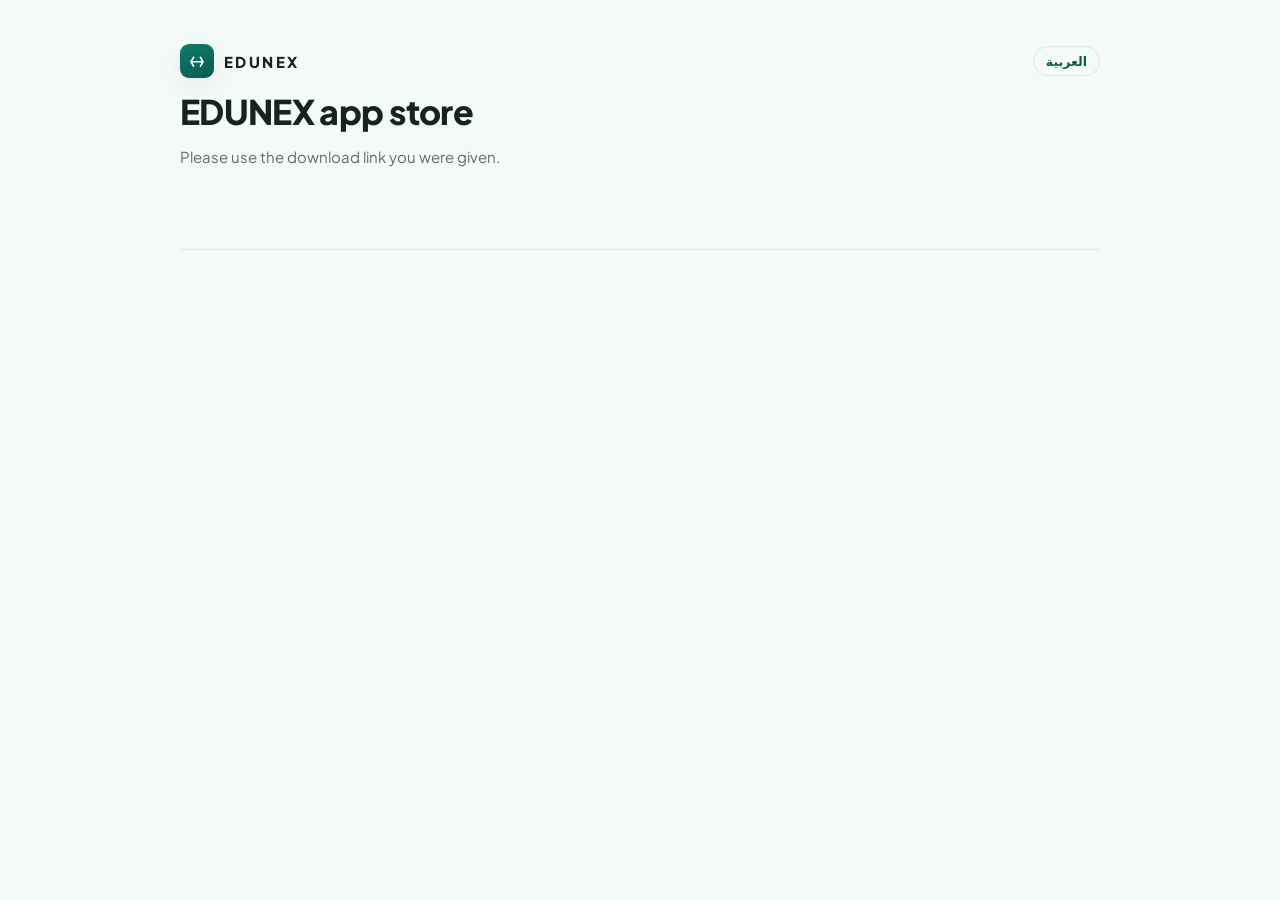
<file: index.html>
<!doctype html>
<html lang="en">
<head>
<meta charset="utf-8">
<meta name="robots" content="noindex,nofollow">
<meta name="viewport" content="width=device-width,initial-scale=1">
<title>EDUNEX Stores</title>
<link rel="icon" href="favicon.ico" sizes="any">
<link rel="icon" type="image/png" sizes="32x32" href="favicon-32.png">
<link rel="icon" type="image/png" sizes="192x192" href="icon-192.png">
<link rel="apple-touch-icon" href="apple-touch-icon.png">
<link rel="preconnect" href="https://fonts.gstatic.com" crossorigin>
<link rel="stylesheet" href="https://fonts.googleapis.com/css2?family=Plus+Jakarta+Sans:wght@400;500;600;700;800&family=Cairo:wght@400;500;600;700;800&family=JetBrains+Mono:wght@400;500&display=swap">
<link rel="stylesheet" href="style.css">
</head>
<body data-page="home">
<div class="wrap">
  <div class="head">
    <div class="brand">
      <div class="brand-mark"><svg viewBox="0 0 24 24" fill="none"><path d="M4 13h16M4 13l3.5-6M4 13l3.5 6M20 13l-3.5-6M20 13l-3.5 6" stroke="#fff" stroke-width="2" stroke-linecap="round" stroke-linejoin="round"/></svg></div>
      <span class="brand-name">EDUNEX</span>
      <button class="lang-btn" id="lang-btn" type="button" aria-label="Language / اللغة">العربية</button>
    </div>
    <h1 id="page-h1"></h1>
    <p class="lede" id="page-lede"></p>
  </div>
  <div id="app-sections"></div>
  <footer id="page-footer"></footer>
</div>
<script src="js/strings.js"></script>
<script src="js/core.js"></script>
<script src="js/pages.js"></script>
<script src="js/page.js"></script>
</body>
</html>
</file>
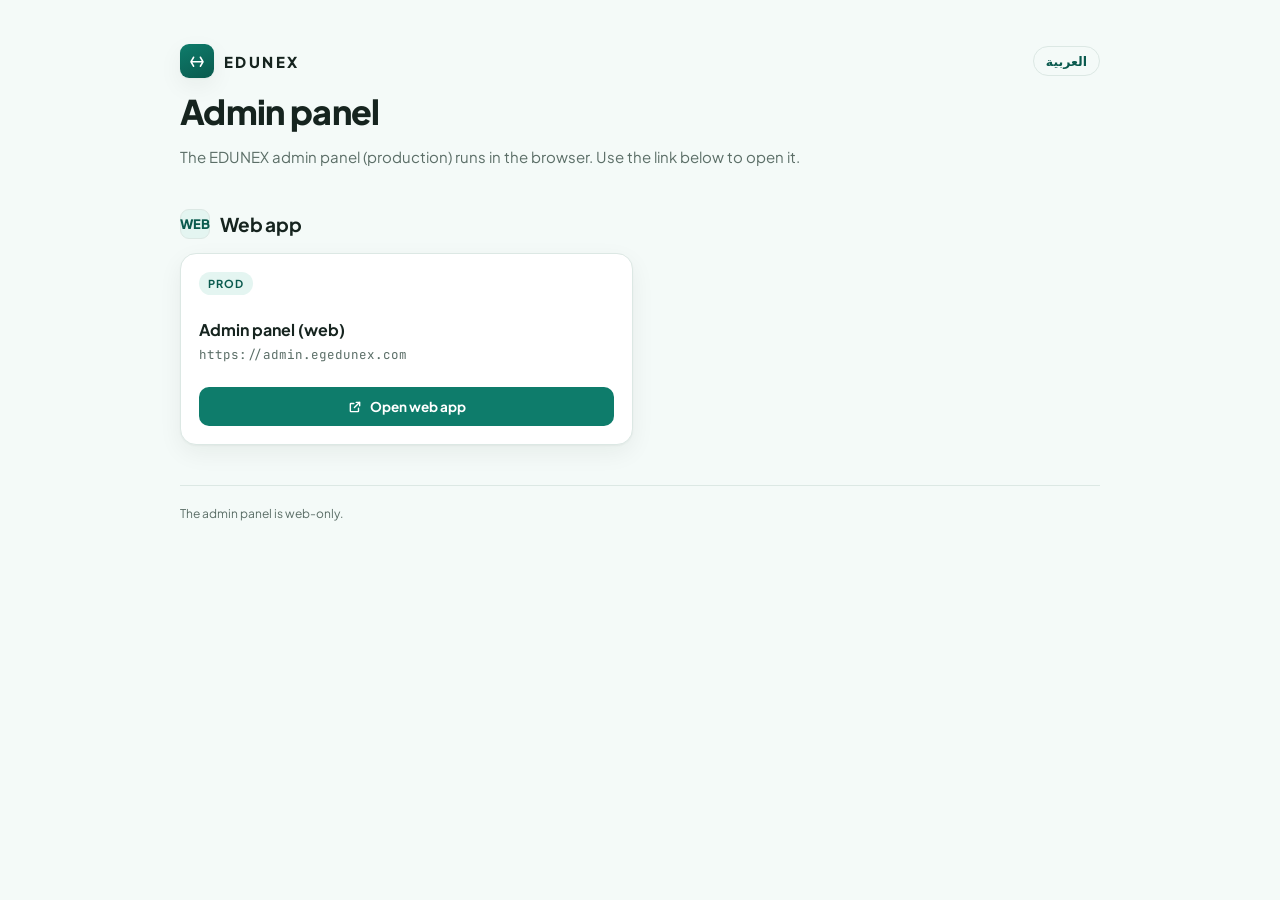
<file: admin_panel/index.html>
<!doctype html>
<html lang="en">
<head>
<meta charset="utf-8">
<meta name="robots" content="noindex,nofollow">
<meta name="viewport" content="width=device-width,initial-scale=1">
<title>EDUNEX Stores</title>
<link rel="icon" href="../favicon.ico" sizes="any">
<link rel="icon" type="image/png" sizes="32x32" href="../favicon-32.png">
<link rel="icon" type="image/png" sizes="192x192" href="../icon-192.png">
<link rel="apple-touch-icon" href="../apple-touch-icon.png">
<link rel="preconnect" href="https://fonts.gstatic.com" crossorigin>
<link rel="stylesheet" href="https://fonts.googleapis.com/css2?family=Plus+Jakarta+Sans:wght@400;500;600;700;800&family=Cairo:wght@400;500;600;700;800&family=JetBrains+Mono:wght@400;500&display=swap">
<link rel="stylesheet" href="../style.css">
<link rel="stylesheet" href="../gallery.css">
</head>
<body data-page="admin">
<div class="wrap">
  <div class="head">
    <div class="brand">
      <div class="brand-mark"><svg viewBox="0 0 24 24" fill="none"><path d="M4 13h16M4 13l3.5-6M4 13l3.5 6M20 13l-3.5-6M20 13l-3.5 6" stroke="#fff" stroke-width="2" stroke-linecap="round" stroke-linejoin="round"/></svg></div>
      <span class="brand-name">EDUNEX</span>
      <button class="lang-btn" id="lang-btn" type="button" aria-label="Language / اللغة">العربية</button>
    </div>
    <h1 id="page-h1"></h1>
    <p class="lede" id="page-lede"></p>
  </div>
  <div id="app-sections"></div>
  <footer id="page-footer"></footer>
</div>
<script src="../js/strings.js"></script>
<script src="../js/core.js"></script>
<script src="../js/apk-card.js"></script>
<script src="../js/web-card.js"></script>
<script src="../js/gallery.js"></script>
<script src="../js/pages.js"></script>
<script src="../js/page.js"></script>
</body>
</html>
</file>
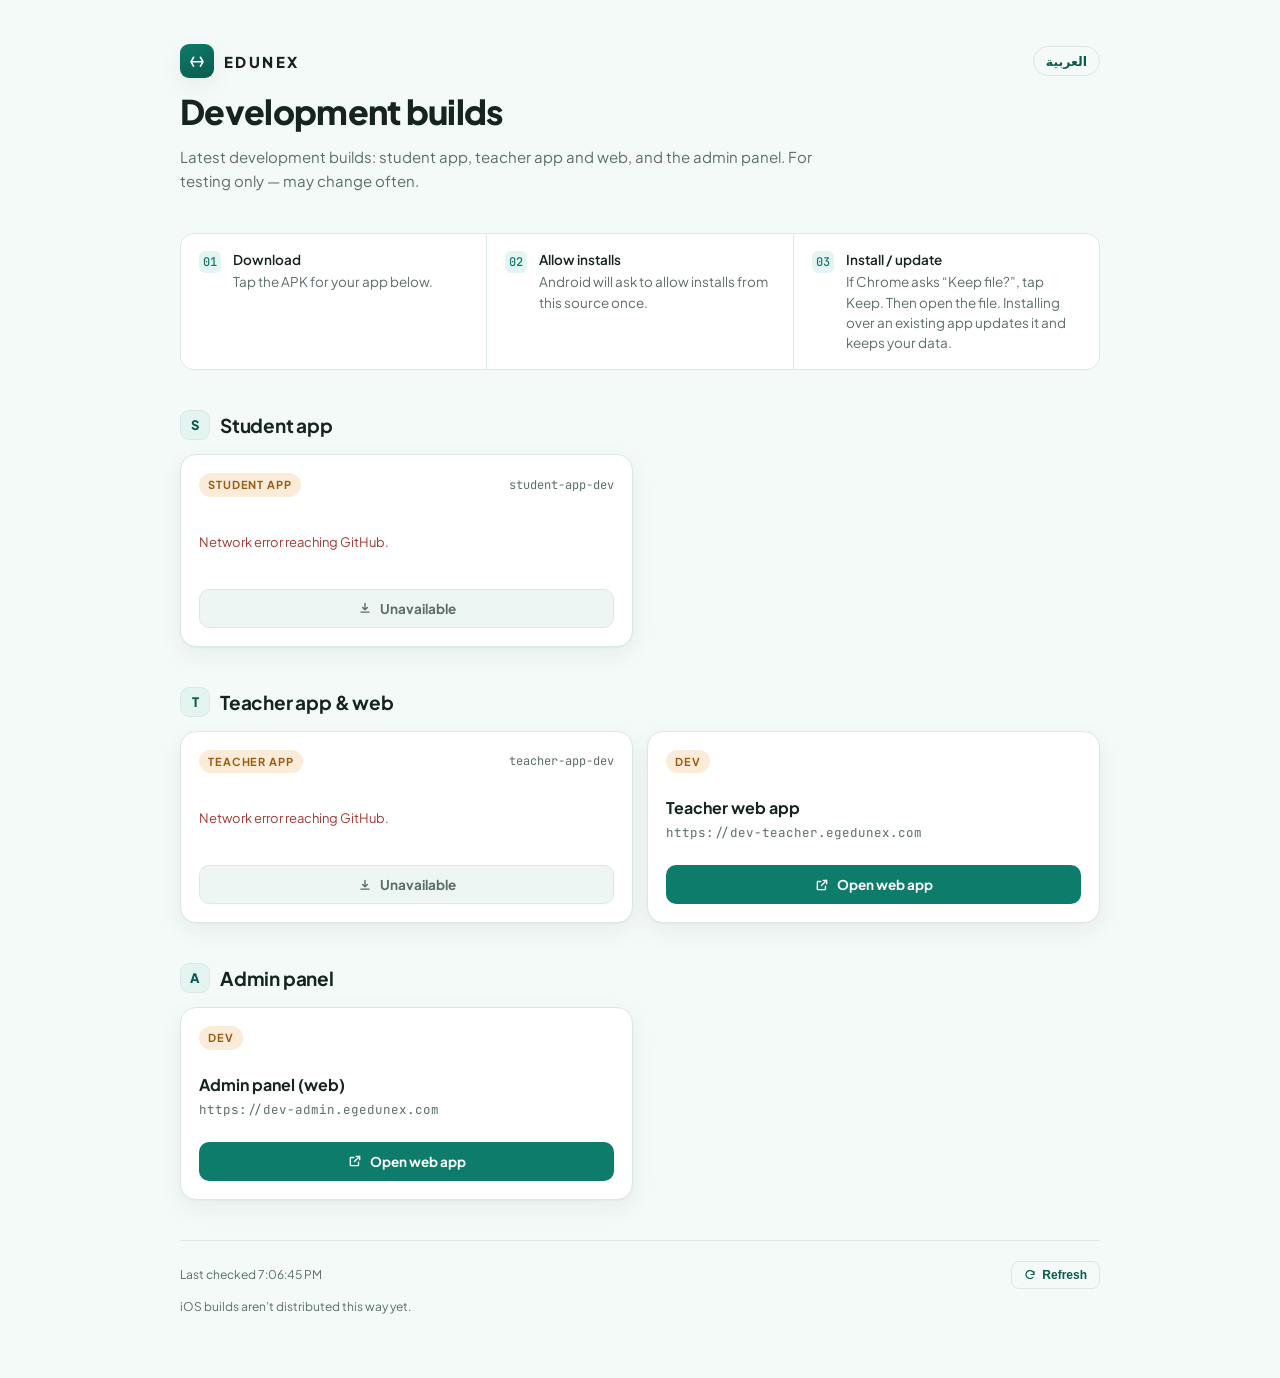
<file: dev_hub_7k3q/index.html>
<!doctype html>
<html lang="en">
<head>
<meta charset="utf-8">
<meta name="robots" content="noindex,nofollow">
<meta name="viewport" content="width=device-width,initial-scale=1">
<title>EDUNEX Stores</title>
<link rel="icon" href="../favicon.ico" sizes="any">
<link rel="icon" type="image/png" sizes="32x32" href="../favicon-32.png">
<link rel="icon" type="image/png" sizes="192x192" href="../icon-192.png">
<link rel="apple-touch-icon" href="../apple-touch-icon.png">
<link rel="preconnect" href="https://fonts.gstatic.com" crossorigin>
<link rel="stylesheet" href="https://fonts.googleapis.com/css2?family=Plus+Jakarta+Sans:wght@400;500;600;700;800&family=Cairo:wght@400;500;600;700;800&family=JetBrains+Mono:wght@400;500&display=swap">
<link rel="stylesheet" href="../style.css?v=2">
<link rel="stylesheet" href="../gallery.css?v=2">
</head>
<body data-page="dev">
<div class="wrap">
  <div class="head">
    <div class="brand">
      <div class="brand-mark"><svg viewBox="0 0 24 24" fill="none"><path d="M4 13h16M4 13l3.5-6M4 13l3.5 6M20 13l-3.5-6M20 13l-3.5 6" stroke="#fff" stroke-width="2" stroke-linecap="round" stroke-linejoin="round"/></svg></div>
      <span class="brand-name">EDUNEX</span>
      <button class="lang-btn" id="lang-btn" type="button" aria-label="Language / اللغة">العربية</button>
    </div>
    <h1 id="page-h1"></h1>
    <p class="lede" id="page-lede"></p>
  </div>
  <div id="app-sections"></div>
  <footer id="page-footer"></footer>
</div>
<script src="../js/strings.js?v=2"></script>
<script src="../js/core.js?v=2"></script>
<script src="../js/apk-card.js?v=2"></script>
<script src="../js/web-card.js?v=2"></script>
<script src="../js/gallery.js?v=2"></script>
<script src="../js/pages.js?v=2"></script>
<script src="../js/page.js?v=2"></script>
</body>
</html>
</file>
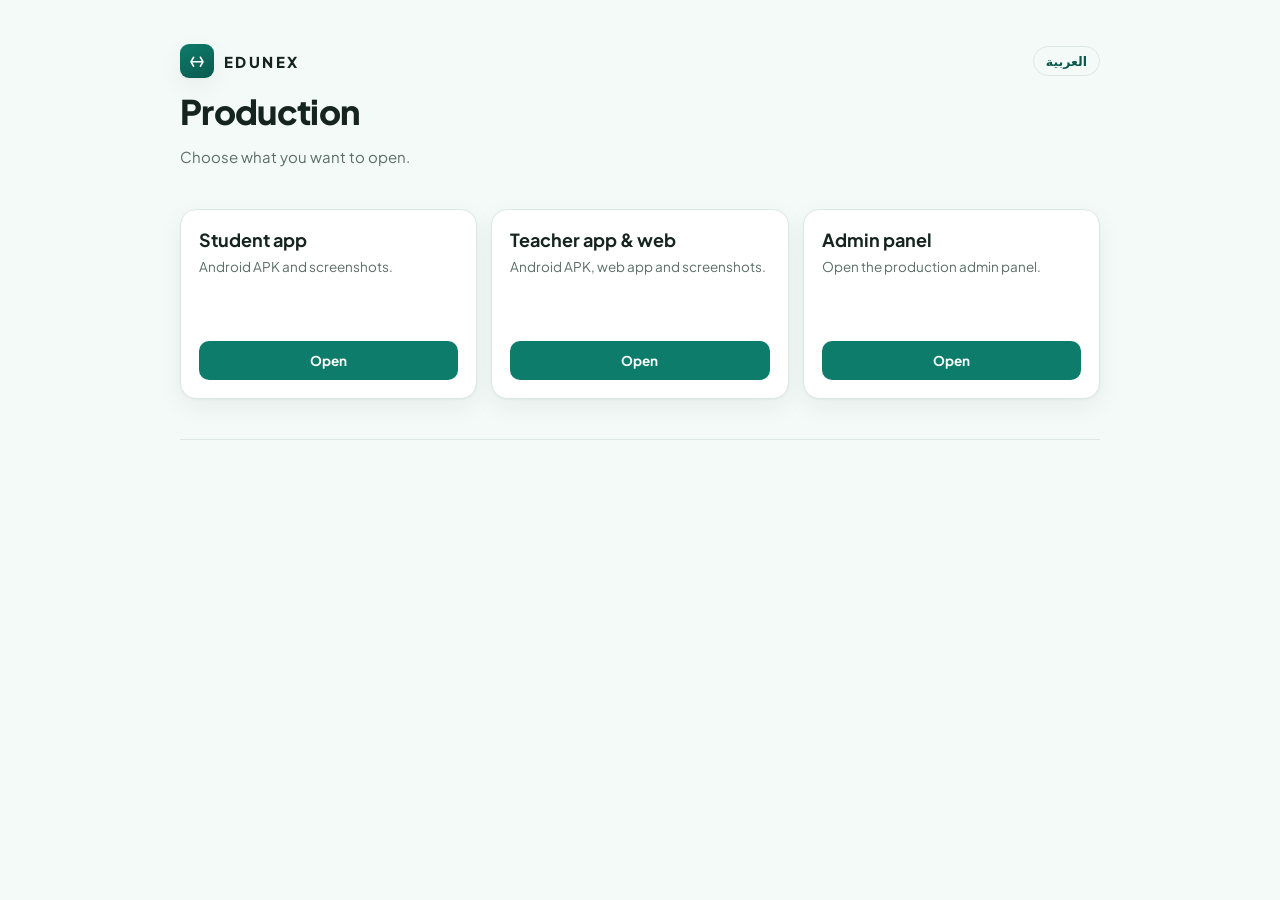
<file: eg_edunex/index.html>
<!doctype html>
<html lang="en">
<head>
<meta charset="utf-8">
<meta name="robots" content="noindex,nofollow">
<meta name="viewport" content="width=device-width,initial-scale=1">
<title>EDUNEX Stores</title>
<link rel="icon" href="../favicon.ico" sizes="any">
<link rel="icon" type="image/png" sizes="32x32" href="../favicon-32.png">
<link rel="icon" type="image/png" sizes="192x192" href="../icon-192.png">
<link rel="apple-touch-icon" href="../apple-touch-icon.png">
<link rel="preconnect" href="https://fonts.gstatic.com" crossorigin>
<link rel="stylesheet" href="https://fonts.googleapis.com/css2?family=Plus+Jakarta+Sans:wght@400;500;600;700;800&family=Cairo:wght@400;500;600;700;800&family=JetBrains+Mono:wght@400;500&display=swap">
<link rel="stylesheet" href="../style.css?v=2">
<link rel="stylesheet" href="../gallery.css?v=2">
</head>
<body data-page="prodHome">
<div class="wrap">
  <div class="head">
    <div class="brand">
      <div class="brand-mark"><svg viewBox="0 0 24 24" fill="none"><path d="M4 13h16M4 13l3.5-6M4 13l3.5 6M20 13l-3.5-6M20 13l-3.5 6" stroke="#fff" stroke-width="2" stroke-linecap="round" stroke-linejoin="round"/></svg></div>
      <span class="brand-name">EDUNEX</span>
      <button class="lang-btn" id="lang-btn" type="button" aria-label="Language / اللغة">العربية</button>
    </div>
    <h1 id="page-h1"></h1>
    <p class="lede" id="page-lede"></p>
  </div>
  <div id="app-sections"></div>
  <footer id="page-footer"></footer>
</div>
<script src="../js/strings.js?v=2"></script>
<script src="../js/core.js?v=2"></script>
<script src="../js/apk-card.js?v=2"></script>
<script src="../js/web-card.js?v=2"></script>
<script src="../js/gallery.js?v=2"></script>
<script src="../js/pages.js?v=2"></script>
<script src="../js/page.js?v=2"></script>
</body>
</html>
</file>
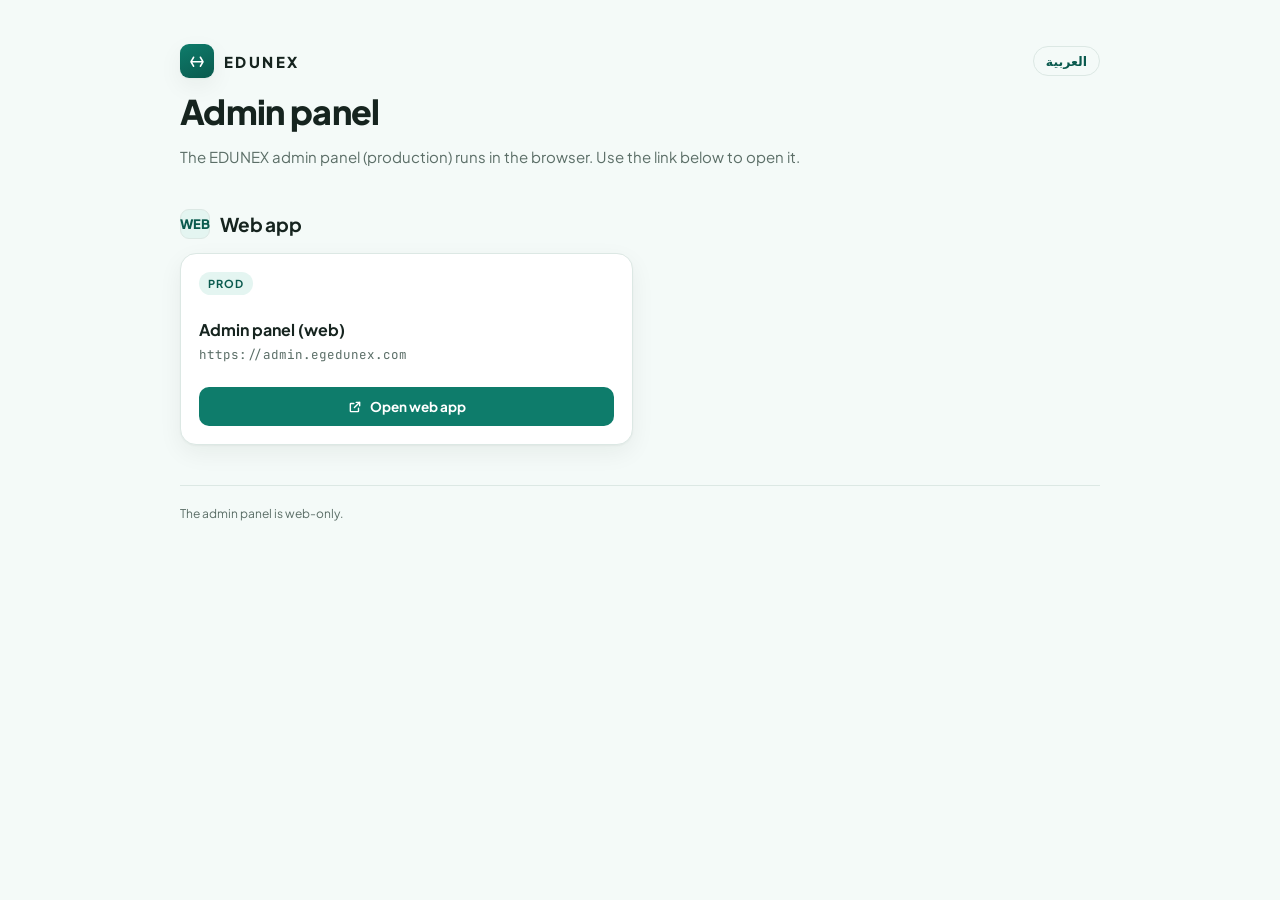
<file: egedunex-admin/index.html>
<!doctype html>
<html lang="en">
<head>
<meta charset="utf-8">
<meta name="robots" content="noindex,nofollow">
<meta name="viewport" content="width=device-width,initial-scale=1">
<title>EDUNEX Stores</title>
<link rel="icon" href="../favicon.ico" sizes="any">
<link rel="icon" type="image/png" sizes="32x32" href="../favicon-32.png">
<link rel="icon" type="image/png" sizes="192x192" href="../icon-192.png">
<link rel="apple-touch-icon" href="../apple-touch-icon.png">
<link rel="preconnect" href="https://fonts.gstatic.com" crossorigin>
<link rel="stylesheet" href="https://fonts.googleapis.com/css2?family=Plus+Jakarta+Sans:wght@400;500;600;700;800&family=Cairo:wght@400;500;600;700;800&family=JetBrains+Mono:wght@400;500&display=swap">
<link rel="stylesheet" href="../style.css?v=2">
<link rel="stylesheet" href="../gallery.css?v=2">
</head>
<body data-page="admin">
<div class="wrap">
  <div class="head">
    <div class="brand">
      <div class="brand-mark"><svg viewBox="0 0 24 24" fill="none"><path d="M4 13h16M4 13l3.5-6M4 13l3.5 6M20 13l-3.5-6M20 13l-3.5 6" stroke="#fff" stroke-width="2" stroke-linecap="round" stroke-linejoin="round"/></svg></div>
      <span class="brand-name">EDUNEX</span>
      <button class="lang-btn" id="lang-btn" type="button" aria-label="Language / اللغة">العربية</button>
    </div>
    <h1 id="page-h1"></h1>
    <p class="lede" id="page-lede"></p>
  </div>
  <div id="app-sections"></div>
  <footer id="page-footer"></footer>
</div>
<script src="../js/strings.js?v=2"></script>
<script src="../js/core.js?v=2"></script>
<script src="../js/apk-card.js?v=2"></script>
<script src="../js/web-card.js?v=2"></script>
<script src="../js/gallery.js?v=2"></script>
<script src="../js/pages.js?v=2"></script>
<script src="../js/page.js?v=2"></script>
</body>
</html>
</file>
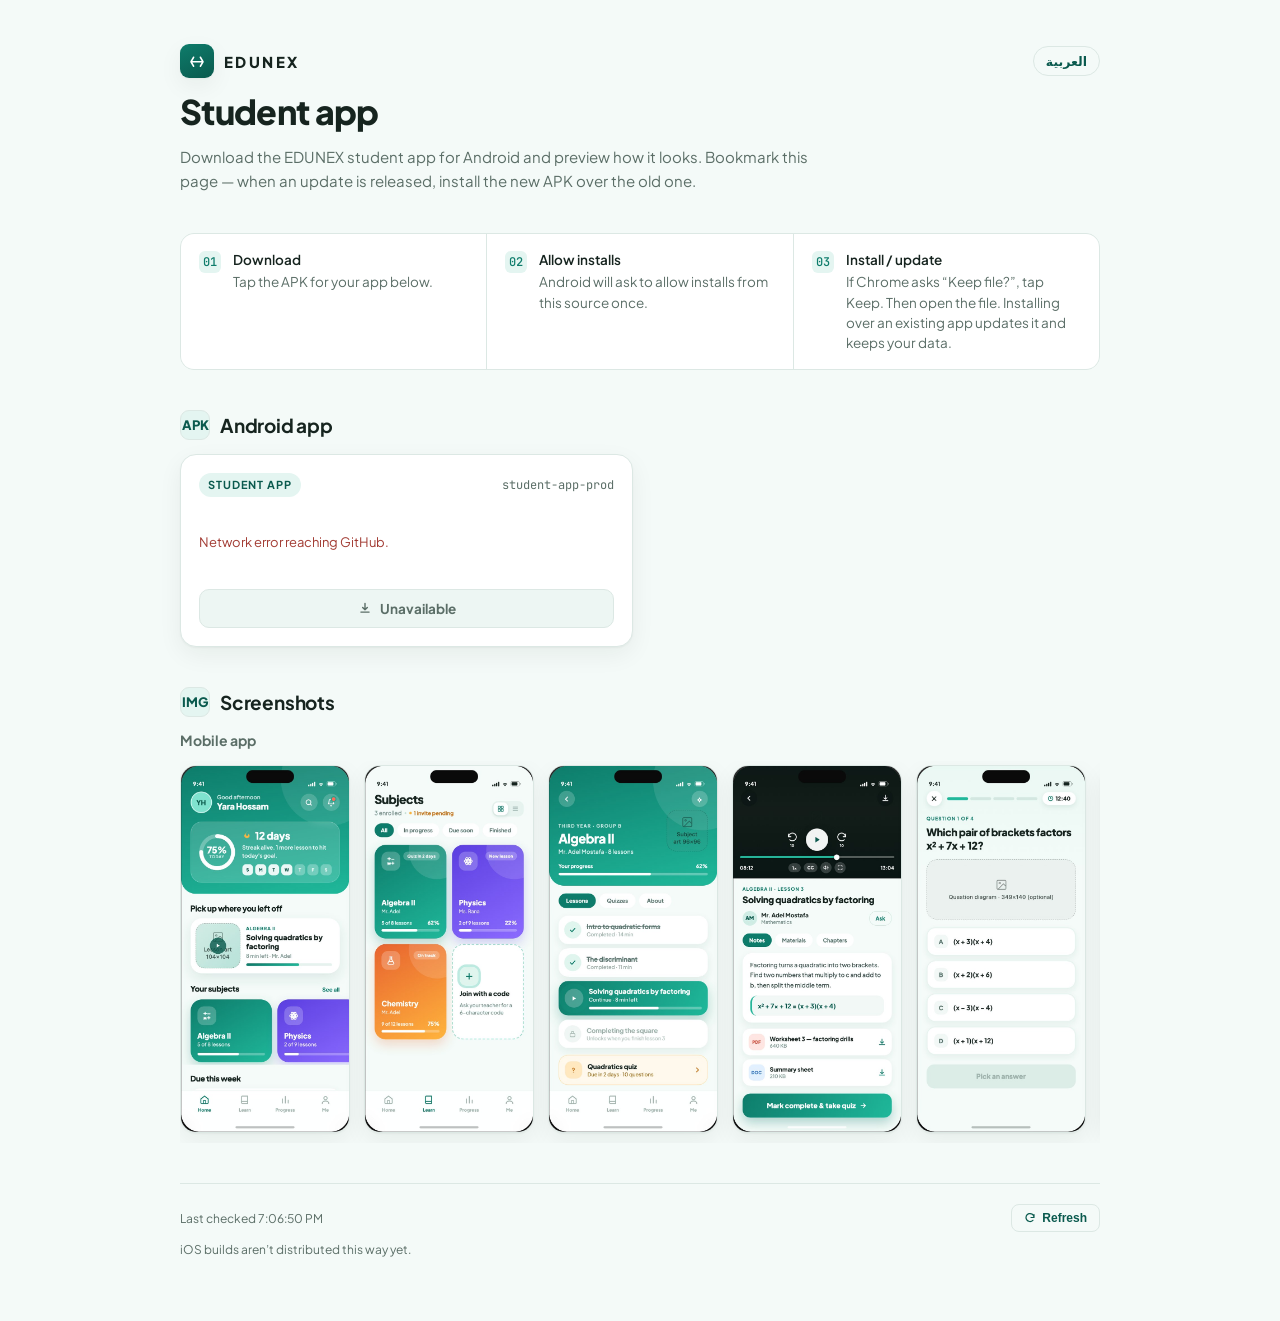
<file: egedunex-student/index.html>
<!doctype html>
<html lang="en">
<head>
<meta charset="utf-8">
<meta name="robots" content="noindex,nofollow">
<meta name="viewport" content="width=device-width,initial-scale=1">
<title>EDUNEX Stores</title>
<link rel="icon" href="../favicon.ico" sizes="any">
<link rel="icon" type="image/png" sizes="32x32" href="../favicon-32.png">
<link rel="icon" type="image/png" sizes="192x192" href="../icon-192.png">
<link rel="apple-touch-icon" href="../apple-touch-icon.png">
<link rel="preconnect" href="https://fonts.gstatic.com" crossorigin>
<link rel="stylesheet" href="https://fonts.googleapis.com/css2?family=Plus+Jakarta+Sans:wght@400;500;600;700;800&family=Cairo:wght@400;500;600;700;800&family=JetBrains+Mono:wght@400;500&display=swap">
<link rel="stylesheet" href="../style.css?v=2">
<link rel="stylesheet" href="../gallery.css?v=2">
</head>
<body data-page="student">
<div class="wrap">
  <div class="head">
    <div class="brand">
      <div class="brand-mark"><svg viewBox="0 0 24 24" fill="none"><path d="M4 13h16M4 13l3.5-6M4 13l3.5 6M20 13l-3.5-6M20 13l-3.5 6" stroke="#fff" stroke-width="2" stroke-linecap="round" stroke-linejoin="round"/></svg></div>
      <span class="brand-name">EDUNEX</span>
      <button class="lang-btn" id="lang-btn" type="button" aria-label="Language / اللغة">العربية</button>
    </div>
    <h1 id="page-h1"></h1>
    <p class="lede" id="page-lede"></p>
  </div>
  <div id="app-sections"></div>
  <footer id="page-footer"></footer>
</div>
<script src="../js/strings.js?v=2"></script>
<script src="../js/core.js?v=2"></script>
<script src="../js/apk-card.js?v=2"></script>
<script src="../js/web-card.js?v=2"></script>
<script src="../js/gallery.js?v=2"></script>
<script src="../js/lightbox.js?v=2"></script>
<script src="../js/pages.js?v=2"></script>
<script src="../js/page.js?v=2"></script>
</body>
</html>
</file>
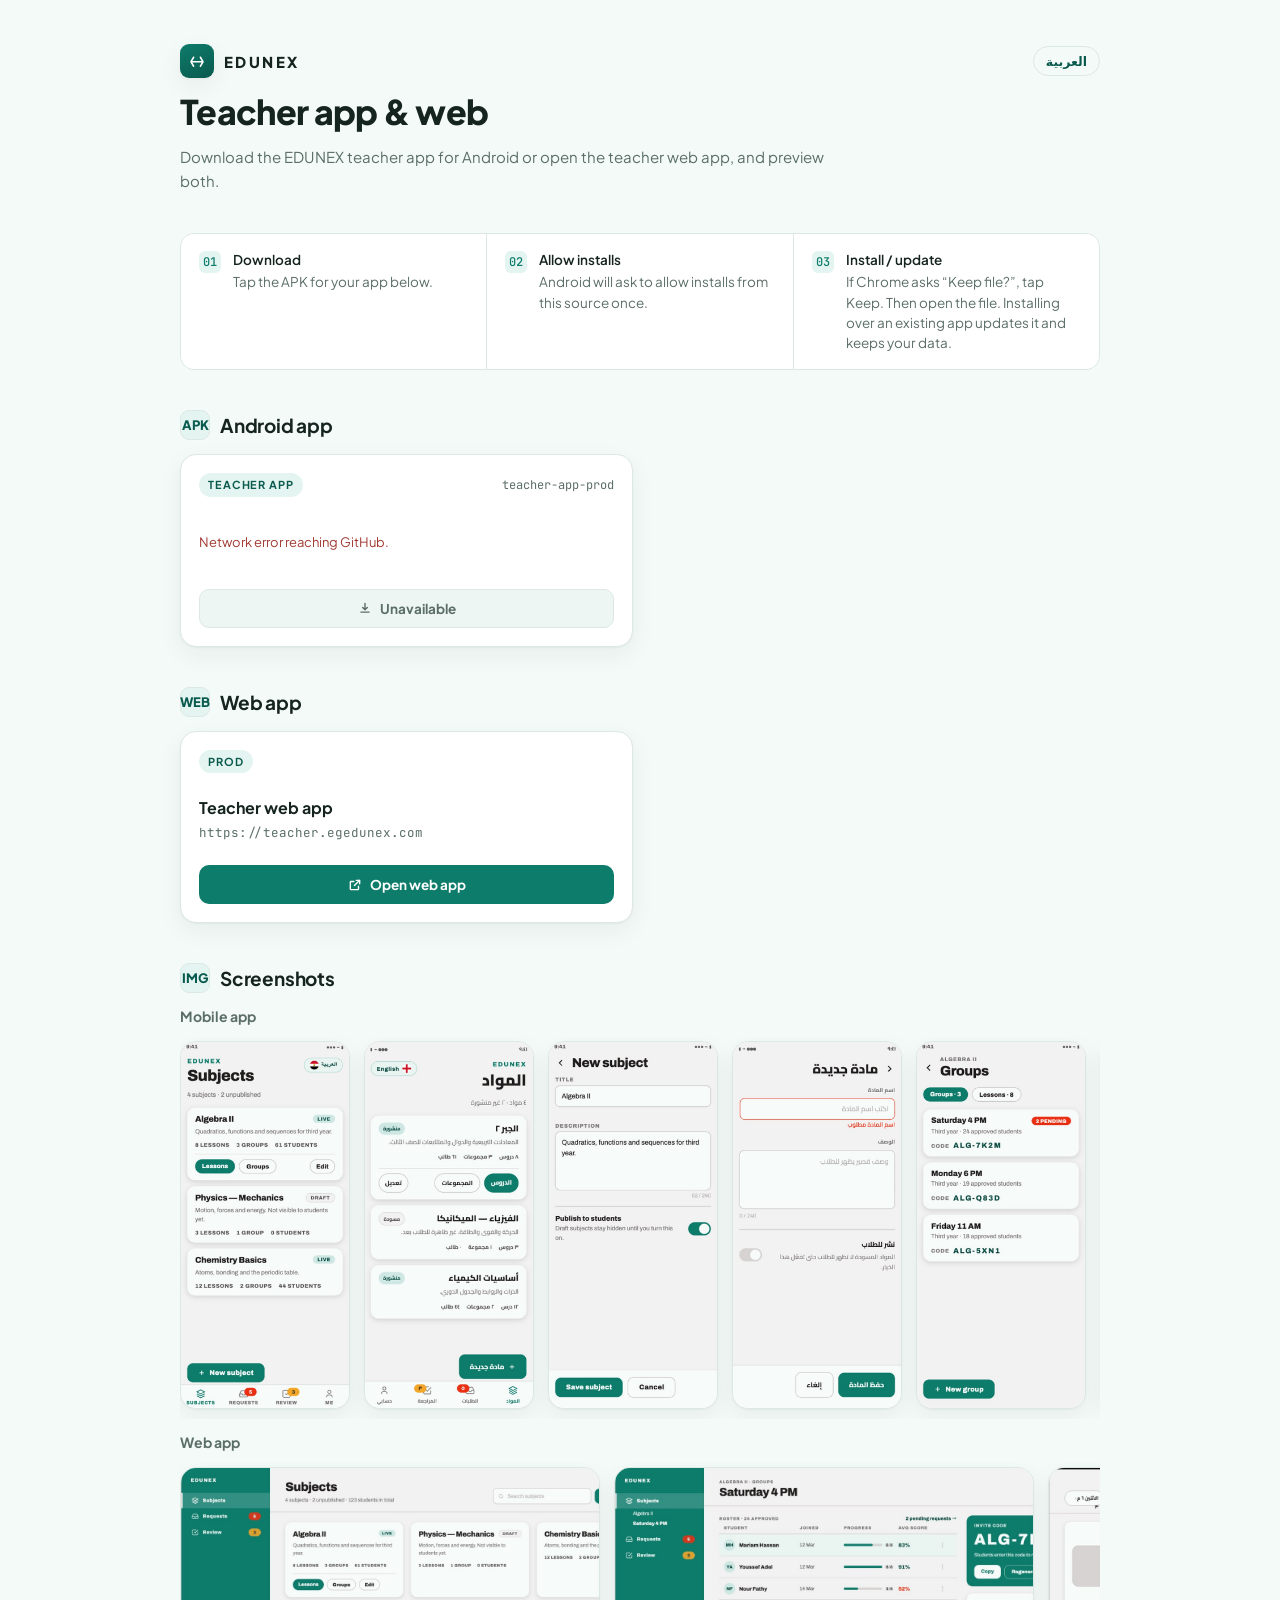
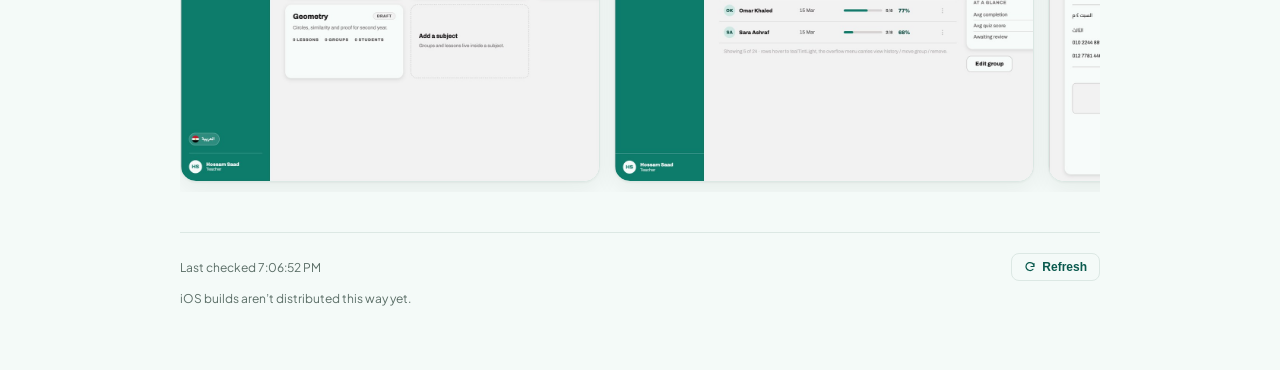
<file: egedunex-teacher/index.html>
<!doctype html>
<html lang="en">
<head>
<meta charset="utf-8">
<meta name="robots" content="noindex,nofollow">
<meta name="viewport" content="width=device-width,initial-scale=1">
<title>EDUNEX Stores</title>
<link rel="icon" href="../favicon.ico" sizes="any">
<link rel="icon" type="image/png" sizes="32x32" href="../favicon-32.png">
<link rel="icon" type="image/png" sizes="192x192" href="../icon-192.png">
<link rel="apple-touch-icon" href="../apple-touch-icon.png">
<link rel="preconnect" href="https://fonts.gstatic.com" crossorigin>
<link rel="stylesheet" href="https://fonts.googleapis.com/css2?family=Plus+Jakarta+Sans:wght@400;500;600;700;800&family=Cairo:wght@400;500;600;700;800&family=JetBrains+Mono:wght@400;500&display=swap">
<link rel="stylesheet" href="../style.css?v=2">
<link rel="stylesheet" href="../gallery.css?v=2">
</head>
<body data-page="teacher">
<div class="wrap">
  <div class="head">
    <div class="brand">
      <div class="brand-mark"><svg viewBox="0 0 24 24" fill="none"><path d="M4 13h16M4 13l3.5-6M4 13l3.5 6M20 13l-3.5-6M20 13l-3.5 6" stroke="#fff" stroke-width="2" stroke-linecap="round" stroke-linejoin="round"/></svg></div>
      <span class="brand-name">EDUNEX</span>
      <button class="lang-btn" id="lang-btn" type="button" aria-label="Language / اللغة">العربية</button>
    </div>
    <h1 id="page-h1"></h1>
    <p class="lede" id="page-lede"></p>
  </div>
  <div id="app-sections"></div>
  <footer id="page-footer"></footer>
</div>
<script src="../js/strings.js?v=2"></script>
<script src="../js/core.js?v=2"></script>
<script src="../js/apk-card.js?v=2"></script>
<script src="../js/web-card.js?v=2"></script>
<script src="../js/gallery.js?v=2"></script>
<script src="../js/lightbox.js?v=2"></script>
<script src="../js/pages.js?v=2"></script>
<script src="../js/page.js?v=2"></script>
</body>
</html>
</file>
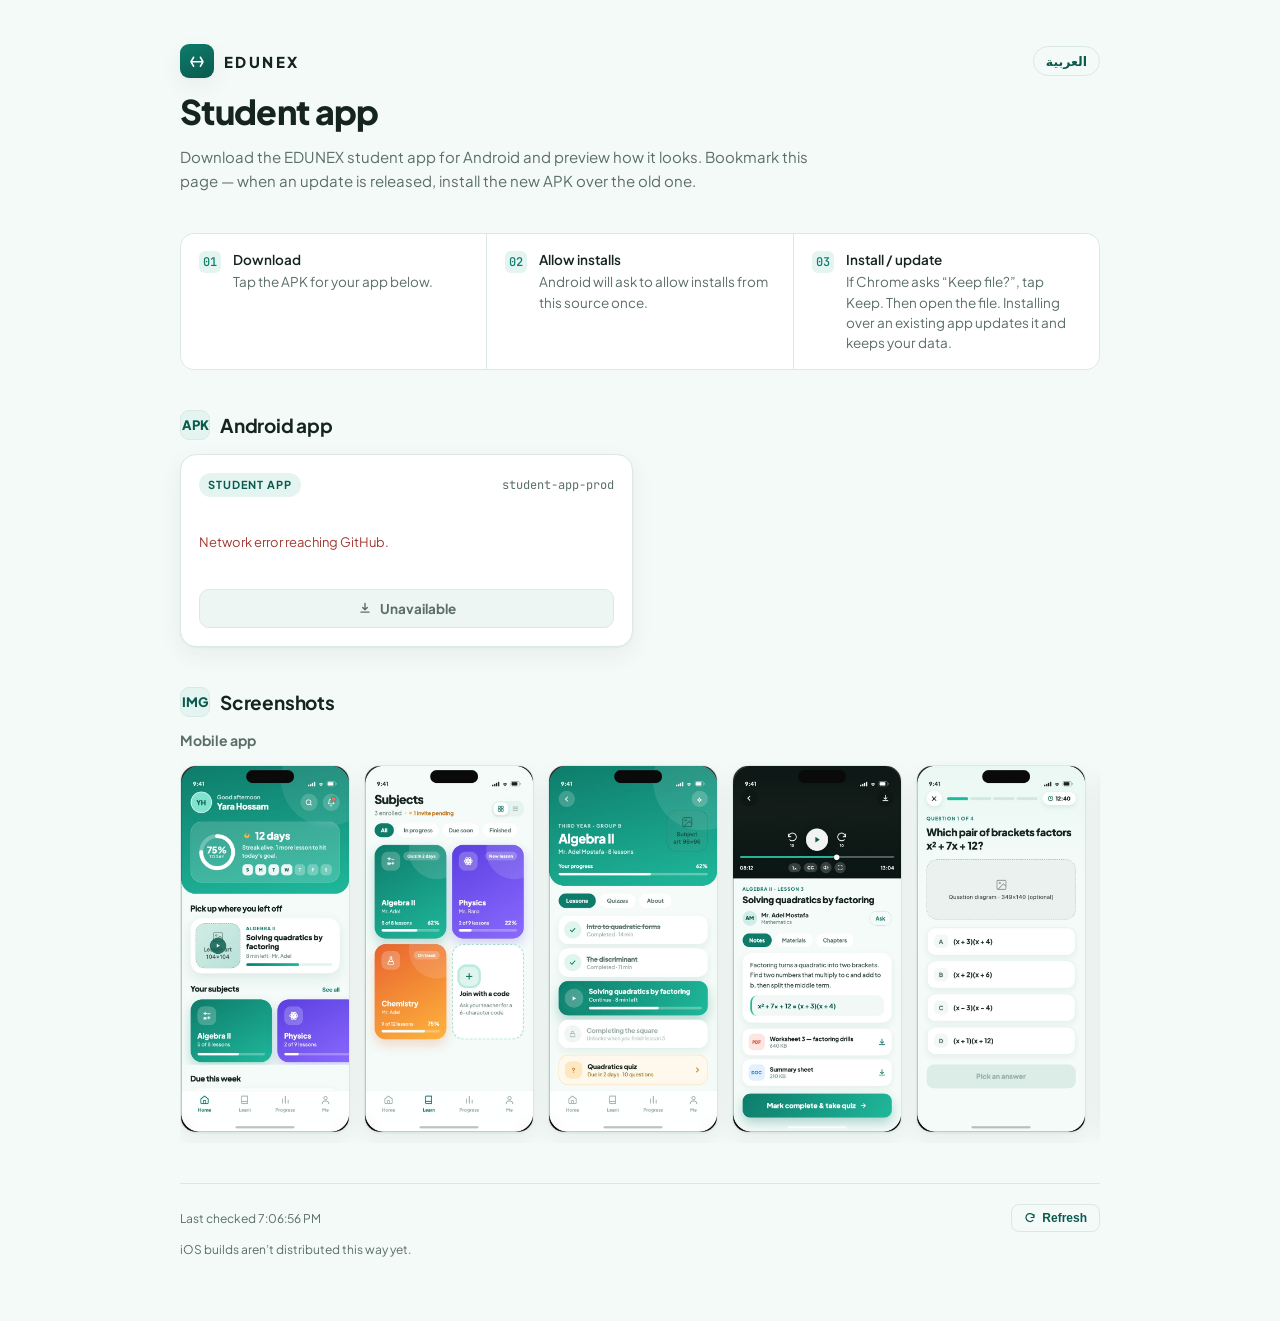
<file: student_app/index.html>
<!doctype html>
<html lang="en">
<head>
<meta charset="utf-8">
<meta name="robots" content="noindex,nofollow">
<meta name="viewport" content="width=device-width,initial-scale=1">
<title>EDUNEX Stores</title>
<link rel="icon" href="../favicon.ico" sizes="any">
<link rel="icon" type="image/png" sizes="32x32" href="../favicon-32.png">
<link rel="icon" type="image/png" sizes="192x192" href="../icon-192.png">
<link rel="apple-touch-icon" href="../apple-touch-icon.png">
<link rel="preconnect" href="https://fonts.gstatic.com" crossorigin>
<link rel="stylesheet" href="https://fonts.googleapis.com/css2?family=Plus+Jakarta+Sans:wght@400;500;600;700;800&family=Cairo:wght@400;500;600;700;800&family=JetBrains+Mono:wght@400;500&display=swap">
<link rel="stylesheet" href="../style.css">
<link rel="stylesheet" href="../gallery.css">
</head>
<body data-page="student">
<div class="wrap">
  <div class="head">
    <div class="brand">
      <div class="brand-mark"><svg viewBox="0 0 24 24" fill="none"><path d="M4 13h16M4 13l3.5-6M4 13l3.5 6M20 13l-3.5-6M20 13l-3.5 6" stroke="#fff" stroke-width="2" stroke-linecap="round" stroke-linejoin="round"/></svg></div>
      <span class="brand-name">EDUNEX</span>
      <button class="lang-btn" id="lang-btn" type="button" aria-label="Language / اللغة">العربية</button>
    </div>
    <h1 id="page-h1"></h1>
    <p class="lede" id="page-lede"></p>
  </div>
  <div id="app-sections"></div>
  <footer id="page-footer"></footer>
</div>
<script src="../js/strings.js"></script>
<script src="../js/core.js"></script>
<script src="../js/apk-card.js"></script>
<script src="../js/web-card.js"></script>
<script src="../js/gallery.js"></script>
<script src="../js/pages.js"></script>
<script src="../js/page.js"></script>
</body>
</html>
</file>
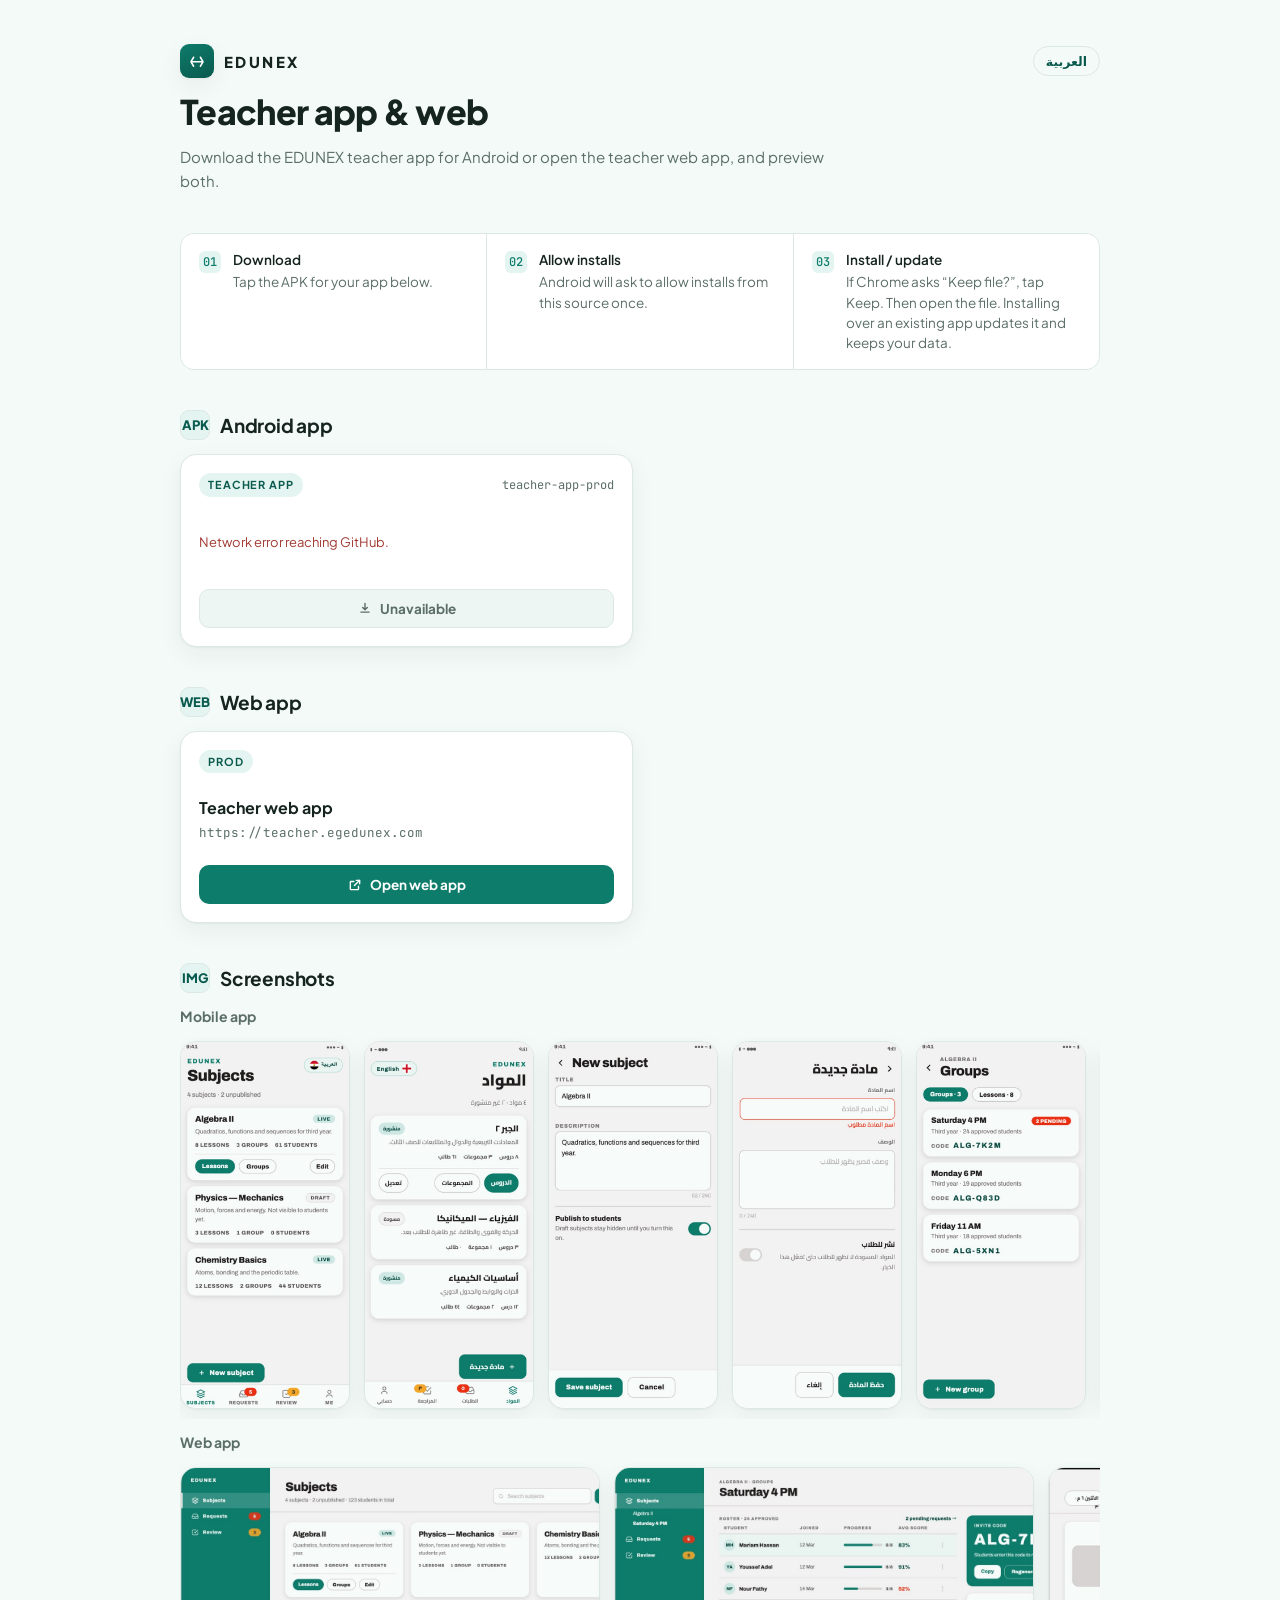
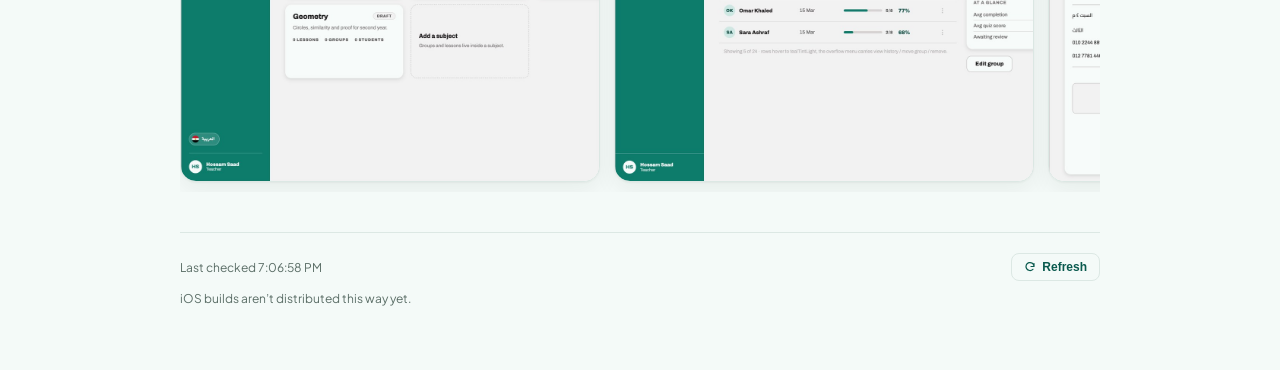
<file: teacher_app/index.html>
<!doctype html>
<html lang="en">
<head>
<meta charset="utf-8">
<meta name="robots" content="noindex,nofollow">
<meta name="viewport" content="width=device-width,initial-scale=1">
<title>EDUNEX Stores</title>
<link rel="icon" href="../favicon.ico" sizes="any">
<link rel="icon" type="image/png" sizes="32x32" href="../favicon-32.png">
<link rel="icon" type="image/png" sizes="192x192" href="../icon-192.png">
<link rel="apple-touch-icon" href="../apple-touch-icon.png">
<link rel="preconnect" href="https://fonts.gstatic.com" crossorigin>
<link rel="stylesheet" href="https://fonts.googleapis.com/css2?family=Plus+Jakarta+Sans:wght@400;500;600;700;800&family=Cairo:wght@400;500;600;700;800&family=JetBrains+Mono:wght@400;500&display=swap">
<link rel="stylesheet" href="../style.css">
<link rel="stylesheet" href="../gallery.css">
</head>
<body data-page="teacher">
<div class="wrap">
  <div class="head">
    <div class="brand">
      <div class="brand-mark"><svg viewBox="0 0 24 24" fill="none"><path d="M4 13h16M4 13l3.5-6M4 13l3.5 6M20 13l-3.5-6M20 13l-3.5 6" stroke="#fff" stroke-width="2" stroke-linecap="round" stroke-linejoin="round"/></svg></div>
      <span class="brand-name">EDUNEX</span>
      <button class="lang-btn" id="lang-btn" type="button" aria-label="Language / اللغة">العربية</button>
    </div>
    <h1 id="page-h1"></h1>
    <p class="lede" id="page-lede"></p>
  </div>
  <div id="app-sections"></div>
  <footer id="page-footer"></footer>
</div>
<script src="../js/strings.js"></script>
<script src="../js/core.js"></script>
<script src="../js/apk-card.js"></script>
<script src="../js/web-card.js"></script>
<script src="../js/gallery.js"></script>
<script src="../js/pages.js"></script>
<script src="../js/page.js"></script>
</body>
</html>
</file>
<file: style.css>
:root{
    --bg:#F4FAF8;
    --surface:#FFFFFF;
    --surface-2:#EDF6F3;
    --border:#DCE8E4;
    --text:#16241F;
    --text-muted:#5B6E67;
    --accent:#0E7C6B;
    --accent-strong:#0A5A4E;
    --accent-soft:#E4F5F1;
    --warn:#9A5B12;
    --warn-soft:#FBEBD9;
    --danger:#A23B33;
    --danger-soft:#FBEAE8;
    --shadow:0 1px 2px rgba(15,26,23,.04), 0 8px 24px rgba(15,26,23,.06);
    color-scheme:light;
  }
  *{box-sizing:border-box}
  body{
    background:var(--bg);
    color:var(--text);
    font-family:'Plus Jakarta Sans',system-ui,-apple-system,sans-serif;
    padding-inline:20px;
    padding-block:36px 56px;
  }
  .mono{font-family:'JetBrains Mono',ui-monospace,Menlo,monospace}
  a{color:inherit}
  .wrap{max-width:920px;margin-inline:auto;display:flex;flex-direction:column;gap:40px}

  /* header */
  .head{display:flex;flex-direction:column;gap:14px}
  .brand{display:flex;align-items:center;gap:10px}
  .brand-mark{
    width:34px;height:34px;border-radius:9px;flex:none;
    background:linear-gradient(155deg,var(--accent) 0%,var(--accent-strong) 100%);
    display:flex;align-items:center;justify-content:center;
    box-shadow:var(--shadow);
  }
  .brand-mark svg{width:18px;height:18px}
  .brand-name{font-weight:800;font-size:15px;letter-spacing:.16em;text-transform:uppercase;color:var(--text)}
  h1{font-size:clamp(26px,4vw,34px);line-height:1.15;letter-spacing:-.02em;margin:0;text-wrap:balance;font-weight:800}
  .lede{color:var(--text-muted);font-size:15px;line-height:1.6;max-width:60ch;margin:0}
  .source-line{font-size:12.5px;color:var(--text-muted);display:flex;gap:6px;align-items:center;flex-wrap:wrap}
  .source-line a{text-decoration:underline;text-underline-offset:2px}

  /* how-to strip */
  .steps{
    display:grid;grid-template-columns:repeat(3,1fr);gap:1px;
    background:var(--border);border:1px solid var(--border);border-radius:14px;overflow:hidden;
  }
  .step{background:var(--surface);padding:16px 18px;display:flex;gap:12px;align-items:flex-start}
  .step-no{
    font-family:'JetBrains Mono',monospace;font-size:12px;font-weight:500;color:var(--accent);
    background:var(--accent-soft);border-radius:6px;width:22px;height:22px;flex:none;
    display:flex;align-items:center;justify-content:center;margin-top:1px;
  }
  .step p{margin:0;font-size:13.5px;line-height:1.5;color:var(--text-muted)}
  .step strong{color:var(--text);font-weight:600;display:block;font-size:13.5px;margin-bottom:2px}

  /* app sections */
  .app-section{display:flex;flex-direction:column;gap:14px}
  .app-heading{display:flex;align-items:center;gap:10px}
  .app-badge{
    width:30px;height:30px;border-radius:9px;flex:none;
    display:flex;align-items:center;justify-content:center;
    font-weight:800;font-size:13px;color:var(--accent-strong);
    background:var(--accent-soft);border:1px solid var(--border);
  }
  .app-heading h2{font-size:19px;margin:0;font-weight:700;letter-spacing:-.01em}
  .app-heading span{font-size:12.5px;color:var(--text-muted)}

  .card-grid{display:grid;grid-template-columns:1fr 1fr;gap:14px}
  @media (max-width:640px){ .card-grid{grid-template-columns:1fr} .steps{grid-template-columns:1fr} }

  .card{
    background:var(--surface);border:1px solid var(--border);border-radius:16px;
    padding:18px;display:flex;flex-direction:column;gap:14px;box-shadow:var(--shadow);
    min-height:190px;
  }
  .card-top{display:flex;align-items:center;justify-content:space-between;gap:8px}
  .pill{
    font-size:11px;font-weight:700;letter-spacing:.08em;text-transform:uppercase;
    padding:4px 9px;border-radius:999px;line-height:1.4;
  }
  .pill-dev{background:var(--warn-soft);color:var(--warn)}
  .pill-prod{background:var(--accent-soft);color:var(--accent-strong)}
  .card-meta{font-size:12px;color:var(--text-muted)}

  .card-body{flex:1;display:flex;flex-direction:column;justify-content:center;gap:6px;min-height:64px}
  .build-version{font-size:16px;font-weight:700}
  .build-sub{font-size:12.5px;color:var(--text-muted);display:flex;flex-wrap:wrap;gap:6px;align-items:center}
  .sha{
    font-family:'JetBrains Mono',monospace;font-size:11.5px;background:var(--surface-2);
    padding:1px 6px;border-radius:5px;text-decoration:none;border:1px solid var(--border);
  }
  .sha:hover{border-color:var(--accent)}

  .empty-state, .error-state{font-size:13px;color:var(--text-muted);line-height:1.5}
  .error-state{color:var(--danger)}
  .skeleton{display:flex;flex-direction:column;gap:8px}
  .skel-line{height:11px;border-radius:5px;background:var(--surface-2);animation:pulse 1.6s ease-in-out infinite}
  .skel-line.w60{width:60%}
  .skel-line.w40{width:40%}
  @keyframes pulse{0%,100%{opacity:.5}50%{opacity:1}}
  @media (prefers-reduced-motion:reduce){ .skel-line{animation:none;opacity:.7} }

  .btn{
    display:flex;align-items:center;justify-content:center;gap:8px;
    padding:10px 14px;border-radius:10px;font-size:13.5px;font-weight:700;
    text-decoration:none;border:1px solid transparent;
  }
  .btn-primary{background:var(--accent);color:#fff}
  .btn-primary:hover{background:var(--accent-strong)}
  .btn-disabled{background:var(--surface-2);color:var(--text-muted);border-color:var(--border);pointer-events:none}
  .btn svg{width:14px;height:14px;flex:none}

  /* footer */
  footer{display:flex;flex-direction:column;gap:10px;border-top:1px solid var(--border);padding-top:20px}
  .footer-row{display:flex;justify-content:space-between;align-items:center;gap:12px;flex-wrap:wrap}
  .footer-row p{margin:0;font-size:12px;color:var(--text-muted)}
  .refresh-btn{
    font-size:12px;font-weight:600;color:var(--accent-strong);background:none;border:1px solid var(--border);
    padding:6px 12px;border-radius:8px;cursor:pointer;display:flex;align-items:center;gap:6px;
  }
  .refresh-btn:hover{border-color:var(--accent)}
  .refresh-btn svg{width:12px;height:12px}
  .refresh-btn.spinning svg{animation:spin .8s linear infinite}
  @keyframes spin{to{transform:rotate(360deg)}}
  @media (prefers-reduced-motion:reduce){ .refresh-btn.spinning svg{animation:none} }

/* env pages */
.env-banner{display:flex;align-items:center;gap:10px;flex-wrap:wrap}
.card-grid.three{grid-template-columns:repeat(3,1fr)}
@media (max-width:760px){ .card-grid.three{grid-template-columns:1fr} }
.app-badge.web{font-size:11px}
.btn-secondary{background:var(--surface-2);color:var(--text);border-color:var(--border)}
.btn-secondary:hover{border-color:var(--accent)}
.web-url{font-size:12.5px;word-break:break-all;color:var(--text-muted)}
.notice{background:var(--warn-soft);color:var(--warn);border-radius:12px;padding:12px 16px;font-size:13px;line-height:1.5}
.choose{display:grid;grid-template-columns:1fr 1fr;gap:14px}
@media (max-width:640px){ .choose{grid-template-columns:1fr} }
.choose .card{text-decoration:none;min-height:150px;justify-content:space-between}
.choose h2{margin:0;font-size:20px}
.choose p{margin:0;font-size:13.5px;color:var(--text-muted);line-height:1.5}

/* language toggle + RTL */
.lang-btn{margin-inline-start:auto;font:inherit;font-size:12.5px;font-weight:700;color:var(--accent-strong);background:none;border:1px solid var(--border);padding:6px 12px;border-radius:999px;cursor:pointer}
.lang-btn:hover{border-color:var(--accent)}
:root[lang="ar"] body{font-family:'Cairo','Plus Jakarta Sans',system-ui,sans-serif}
:root[lang="ar"] .brand-name,:root[lang="ar"] .pill{letter-spacing:0}
</file>
<file: gallery.css>
/* link cards (prod chooser) */
a.card{text-decoration:none;color:inherit;justify-content:space-between}
a.card:hover{border-color:var(--accent)}
a.card h2{margin:0 0 6px;font-size:18px}
a.card p{margin:0;font-size:13.5px;color:var(--text-muted);line-height:1.5}
a.card .btn{pointer-events:none}

/* screenshots */
.shots{display:flex;flex-direction:column;gap:12px}
.shots-title{margin:0;font-size:14px;font-weight:700;color:var(--text-muted)}
.shots-strip{display:flex;gap:14px;overflow-x:auto;padding-block:4px 10px;scroll-snap-type:x proximity}
.shot{
  flex:none;scroll-snap-align:start;display:block;background:var(--surface);
  border:1px solid var(--border);border-radius:16px;overflow:hidden;box-shadow:var(--shadow);
}
.shot:hover{border-color:var(--accent)}
.shot img{display:block;height:100%;width:100%;object-fit:cover}
.shots-strip.tall .shot{width:170px;aspect-ratio:9/19.5}
.shots-strip.wide .shot{width:min(420px,80vw);aspect-ratio:4/3}
footer>p{margin:0;font-size:12px;color:var(--text-muted)}
#app-sections{display:flex;flex-direction:column;gap:40px}

/* lightbox (native <dialog>; the scrim reuses the theme text color) */
.shot{padding:0;cursor:zoom-in;font:inherit}
.lightbox{
  border:0;padding:0;background:transparent;color:#fff;max-width:100vw;max-height:100vh;
  width:100vw;height:100dvh;
}
.lightbox:not([open]){display:none}
.lightbox[open]{position:fixed;inset:0;z-index:1000;background:rgba(22,36,31,.88);display:flex;flex-direction:column;align-items:center;justify-content:center;gap:12px}
.lightbox::backdrop{background:rgba(22,36,31,.88)}
.lb-stage{display:flex;align-items:center;justify-content:center;gap:12px;width:100%;padding-inline:12px;min-height:0}
.lb-img{max-width:min(92vw,1100px);max-height:80dvh;object-fit:contain;border-radius:12px;background:var(--surface);touch-action:pan-y;user-select:none}
.lb-btn{
  flex:none;width:44px;height:44px;border-radius:50%;border:1px solid rgba(255,255,255,.35);
  background:rgba(255,255,255,.16);color:#fff;cursor:pointer;display:flex;align-items:center;justify-content:center;
}
.lb-btn:hover,.lb-btn:focus-visible{background:rgba(255,255,255,.3)}
.lb-btn svg{width:22px;height:22px}
.lb-close{position:absolute;inset-block-start:16px;inset-inline-end:16px}
[dir="rtl"] .lb-chevron{transform:scaleX(-1)}
.lightbox[data-single="true"] .lb-prev,.lightbox[data-single="true"] .lb-next{visibility:hidden}
.lb-counter{margin:0;font-size:13px;font-weight:600;letter-spacing:.04em}
@media (max-width:640px){ .lb-stage{gap:6px;padding-inline:6px} .lb-btn{width:38px;height:38px} }
</file>
